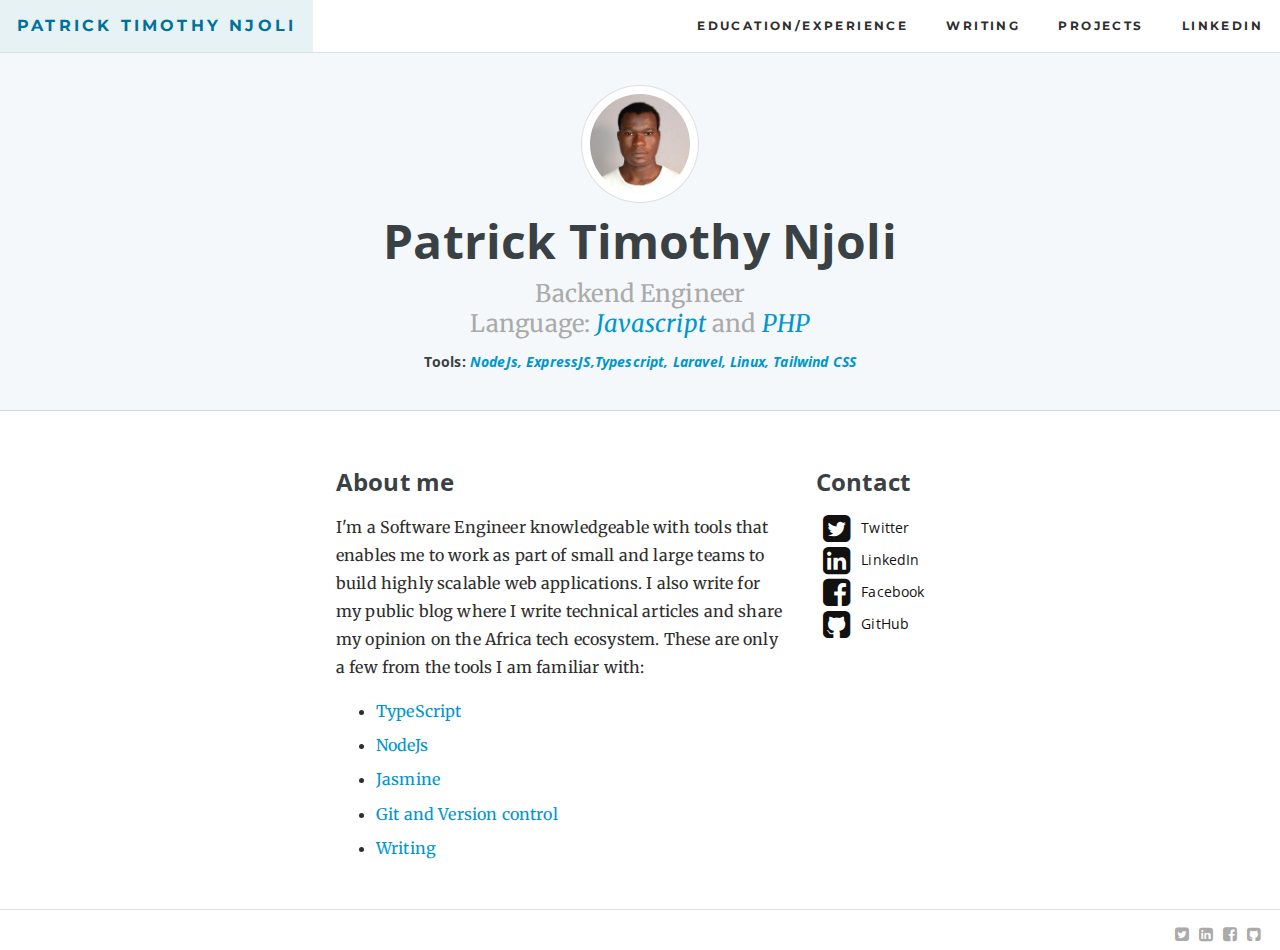
<file: index.html>
<!DOCTYPE html>
<html class="no-js" lang="en">
<meta http-equiv="content-type" content="text/html;charset=utf-8" />

<head>
  <meta charset="utf-8" />
  <meta http-equiv="X-UA-Compatible" content="IE=edge,chrome=1" />
  <title>Patrick Timothy Njoli: Home</title>
  <meta name="description" content='The home page of Patrick Timothy Njoli, passionate about softwares engineering.' />
  <meta name="viewport" content="width=device-width, initial-scale=1" />
  <meta name="twitter:card" content="summary" />
  <meta name="twitter:site" content="@_njoli" />
  <meta name="twitter:title" content="Patrick Timothy Njoli: Home Page" />
  <meta name="twitter:url" content="index.html" />
  <meta name="twitter:description"
    content='The home page of Patrick Timothy Njoli, passionate about softwares engineering.' />
  <meta name="twitter:image" content="assets/img/profile-photos/njoli-patrick.jpeg" />
  <meta property="og:title" content="Patrick Timothy Njoli: Home Page" />
  <meta property="og:url" content="index.html" />
  <meta property="og:site_name" content="Patrick Timothy Njoli" />
  <meta property="article:author" content="https://www.facebook.com/maronation" />
  <meta property="og:description"
    content='The home page of Patrick Timothy Njoli, passionate about softwares engineering.' />
  <meta property="og:image" content="assets/img/profile-photos/njoli-patrick.jpeg" />
  <link rel="canonical" href="index.html" />
  <link rel="alternate" type="application/rss+xml" title="Patrick Timothy Njoli" href="feed.xml" />
  <link rel="apple-touch-icon" sizes="57x57" href="assets/img/icons/favicon/apple-icon-57x57.png" />
  <link rel="apple-touch-icon" sizes="60x60" href="assets/img/icons/favicon/apple-icon-60x60.png" />
  <link rel="apple-touch-icon" sizes="72x72" href="assets/img/icons/favicon/apple-icon-72x72.png" />
  <link rel="apple-touch-icon" sizes="76x76" href="assets/img/icons/favicon/apple-icon-76x76.png" />
  <link rel="apple-touch-icon" sizes="114x114" href="assets/img/icons/favicon/apple-icon-114x114.png" />
  <link rel="apple-touch-icon" sizes="120x120" href="assets/img/icons/favicon/apple-icon-120x120.png" />
  <link rel="apple-touch-icon" sizes="144x144" href="assets/img/icons/favicon/apple-icon-144x144.png" />
  <link rel="apple-touch-icon" sizes="152x152" href="assets/img/icons/favicon/apple-icon-152x152.png" />
  <link rel="apple-touch-icon" sizes="180x180" href="assets/img/icons/favicon/apple-icon-180x180.png" />
  <link rel="icon" type="image/png" sizes="192x192" href="assets/img/icons/favicon/android-icon-192x192.png" />
  <link rel="icon" type="image/png" sizes="32x32" href="assets/img/icons/favicon/favicon-32x32.png" />
  <link rel="icon" type="image/png" sizes="96x96" href="assets/img/icons/favicon/favicon-96x96.png" />
  <link rel="icon" type="image/png" sizes="16x16" href="assets/img/icons/favicon/favicon-16x16.png" />
  <link rel="manifest" href="assets/img/icons/favicon/manifest.json" />
  <meta name="msapplication-TileColor" content="#ffffff" />
  <meta name="msapplication-TileImage" content="assets/img/icons/favicon/ms-icon-144x144.png" />
  <meta name="theme-color" content="#ffffff" />
  <link rel="stylesheet" type="text/css"
    href="http://fonts.googleapis.com/css?family=Merriweather:300,700,700italic,300italic|Open+Sans:700,400|Montserrat:400,700" />
  <link rel="stylesheet" type="text/css" href="assets/css/main.css" />
</head>

<body>
  <nav class="clearfix border-bottom border-light-gray">
    <div class="left">
      <a href="index.html" class="button py2 button-transparent nav-button caps">Patrick Timothy Njoli</a>
    </div>
    <ul class="right list-reset m0 nav-collapse">
      <li class="inline-block m0">
        <a href="background/index.html"
          class="button button-transparent py2 h6 nav-button caps">Education/Experience</a>
      </li>
      <li class="inline-block m0">
        <a href="writing/index.html" class="button button-transparent py2 h6 nav-button caps">Writing</a>
      </li>
      <li class="inline-block m0">
        <a href="projects/index.html" class="button button-transparent py2 h6 nav-button caps">projects</a>
      </li>
      <li class="inline-block m0">
        <a href="https://www.linkedin.com/in/ogmaro/"
          class="button button-transparent py2 h6 nav-button caps">Linkedin</a>
      </li>
    </ul>
  </nav>
  <header class="bg-splash-gray px3 py3 border-bottom border-light-gray">
    <div class="center">
      <a href="#">
        <img data-src="/assets/img/profile-photos/njoli-patrick.jpeg" alt="Patrick Timothy Njoli"
          class="lazyload border bg-white p1 border-light-gray circle square-100" />
      </a>
      <div class="clearfix">
        <a href="index.html">
          <h1 class="page-title mt0 mb1">Patrick Timothy Njoli</h1>
        </a>
      </div>
      <h3 class="page-description body-font gray mt0 h3 regular">
        Backend Engineer
        <br />
        Language:
        <em><a href="https://developer.mozilla.org/en-US/docs/Web/JavaScript" target="_blank">Javascript</a></em>
        and
        <em><a href="https://developer.mozilla.org/en-US/docs/Glossary/PHP" target="_blank">PHP</a></em>
      </h3>
      <h5>
        Tools:
        <em><a href="https://nodejs.org/en/docs/" target="_blank">NodeJs,</a></em>
        <em><a href="https://expressjs.com/en/starter/installing.html" target="_blank">ExpressJS,</a></em><em><a
            href="https://www.typescriptlang.org/docs/" target="_blank">Typescript,</a></em>
        <em><a href="https://laravel.com/docs/9.x" target="_blank">Laravel,</a></em>
        <em><a href="https://www.linux.org/" target="_blank">Linux,</a></em>
        <em><a href="https://tailwindcss.com/" target="_blank">Tailwind CSS</a></em>
      </h5>
    </div>
  </header>
  <main class="container block p3">
    <div class="clearfix mxn2">
      <div class="col sm-col-9 px2">
        <h3 class="mb2">About me</h3>
        <p>
         I'm a Software Engineer knowledgeable with tools that enables me to work as part of small and large teams to build highly scalable web applications. I also write for my public blog where I write technical articles and share my opinion on the Africa tech ecosystem. These are only a few from the tools I am familiar
          with:
        <ul>
          <li><a href="https://www.typescriptlang.org/docs/">TypeScript</a></li>
          <li><a href="https://nodejs.org/en/docs/">NodeJs</a></li>
          <li><a href="https://jasmine.github.io/">Jasmine</a></li>
          <li><a href="https://github.com/ogmaro">Git and Version control</a></li>
          <li> <a href="https://hashnode.com/@ogmaro">Writing</a></li>
        </ul>

        </p>
      </div>
      <div class="col sm-col-3 px2">
        <h3 class="mb2">Contact</h3>
        <div class="clearfix">
          <a href="https://twitter.com/_njoli" target="_blank" class="col dark-gray width-120">
            <i class="fa fa-fw fa-2x fa-twitter-square valign-middle"></i>
            <span class="h5 header-font">Twitter</span>
          </a>
          <a href="https://www.linkedin.com/in/ogmaro" target="_blank" class="col dark-gray width-120">
            <i class="fa fa-fw fa-2x fa-linkedin-square valign-middle"></i>
            <span class="h5 header-font">LinkedIn</span>
          </a>
          <a href="https://www.facebook.com/maronation" target="_blank" class="col dark-gray width-120">
            <i class="fa fa-fw fa-2x fa-facebook-square valign-middle"></i>
            <span class="h5 header-font">Facebook</span>
          </a>

          <a href="https://github.com/ogmaro/" target="_blank" class="col dark-gray width-120">
            <i class="fa fa-fw fa-2x fa-github-square valign-middle"></i>
            <span class="h5 header-font">GitHub</span>
          </a>

        </div>
      </div>
    </div>
  </main>
  <footer class="sticky-footer border-top border-light-gray gray h6">

    <div class="sm-col-right px2">
      <a href="https://twitter.com/_njoli" target="_blank" class="gray hint--top" data-hint="Twitter">
        <i class="fa fa-fw fa-lg fa-twitter-square"></i>
      </a>
      <a href="https://www.linkedin.com/in/ogmaro" target="_blank" class="gray hint--top" data-hint="LinkedIn">
        <i class="fa fa-fw fa-lg fa-linkedin-square"></i>
      </a>
      <a href="https://www.facebook.com/maronation" target="_blank" class="gray hint--top" data-hint="Facebook">
        <i class="fa fa-fw fa-lg fa-facebook-square"></i>
      </a>
      <a href="https://github.com/ogmaro" target="_blank" class="gray hint--top" data-hint="GitHub">
        <i class="fa fa-fw fa-lg fa-github-square"></i>
      </a>

    </div>
  </footer>

  <script type="text/javascript" src="assets/js/main.js"></script>
  <script type="text/javascript">
    (function (i, s, o, g, r, a, m) {
      i["GoogleAnalyticsObject"] = r;
      (i[r] =
        i[r] ||
        function () {
          (i[r].q = i[r].q || []).push(arguments);
        }),
        (i[r].l = 1 * new Date());
      (a = s.createElement(o)), (m = s.getElementsByTagName(o)[0]);
      a.async = 1;
      a.src = g;
      m.parentNode.insertBefore(a, m);
    })(
      window,
      document,
      "script",
      "http://www.google-analytics.com/analytics.js",
      "ga"
    );

    ga("create", "UA-3107613-2", "auto");
    ga("send", "pageview");
  </script>
</body>

</html>
</file>
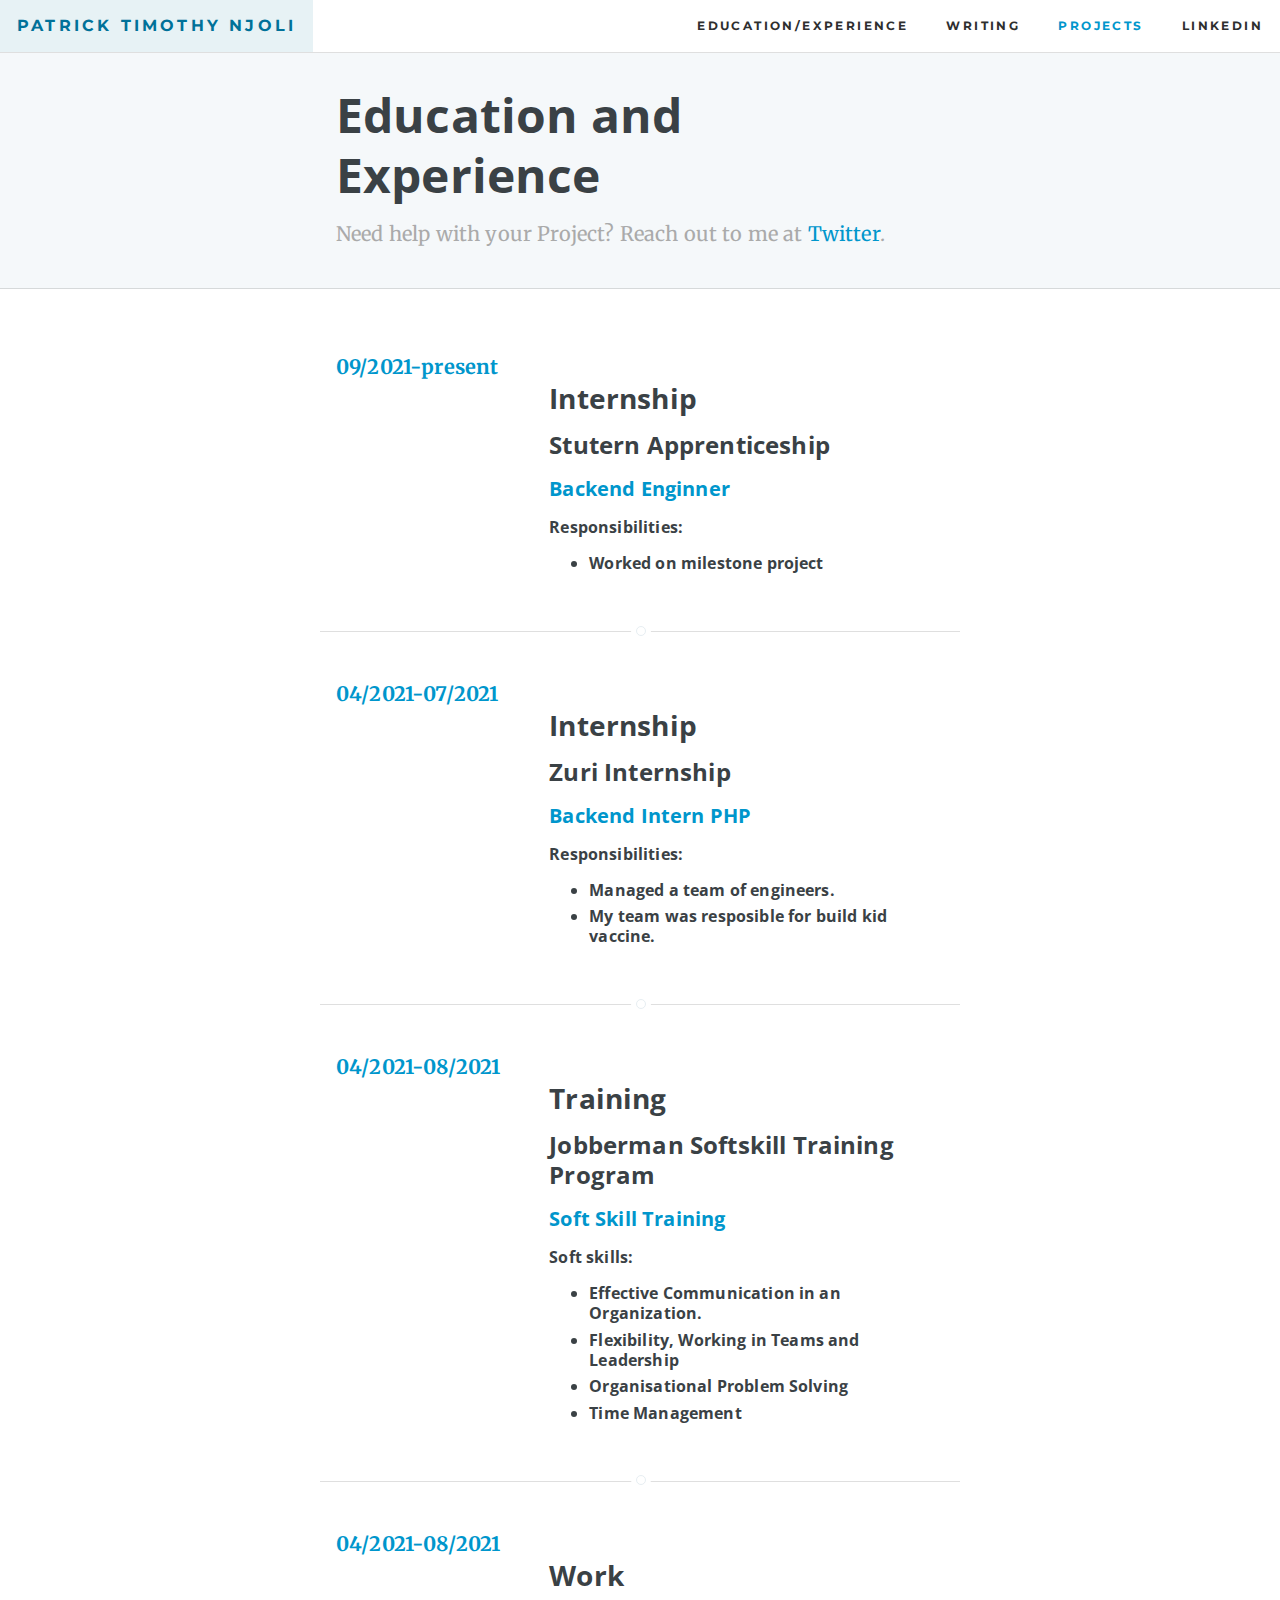
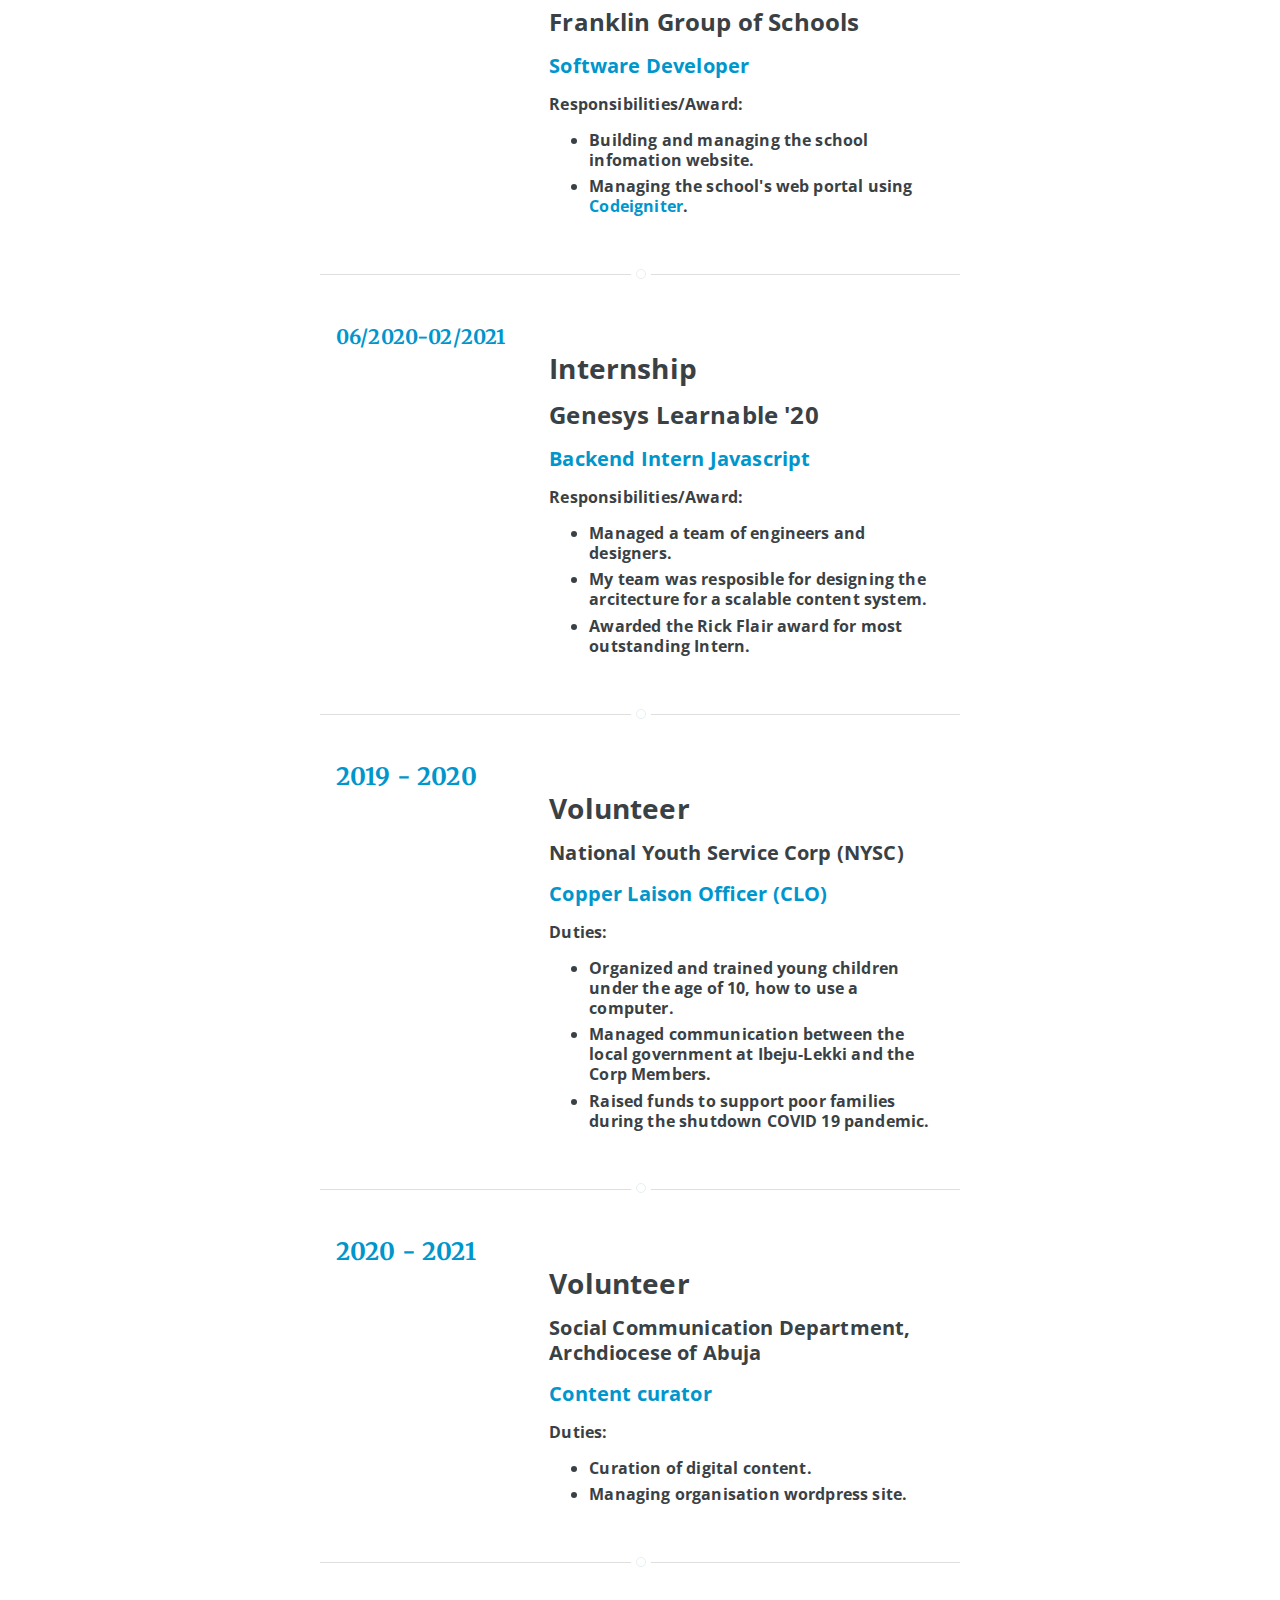
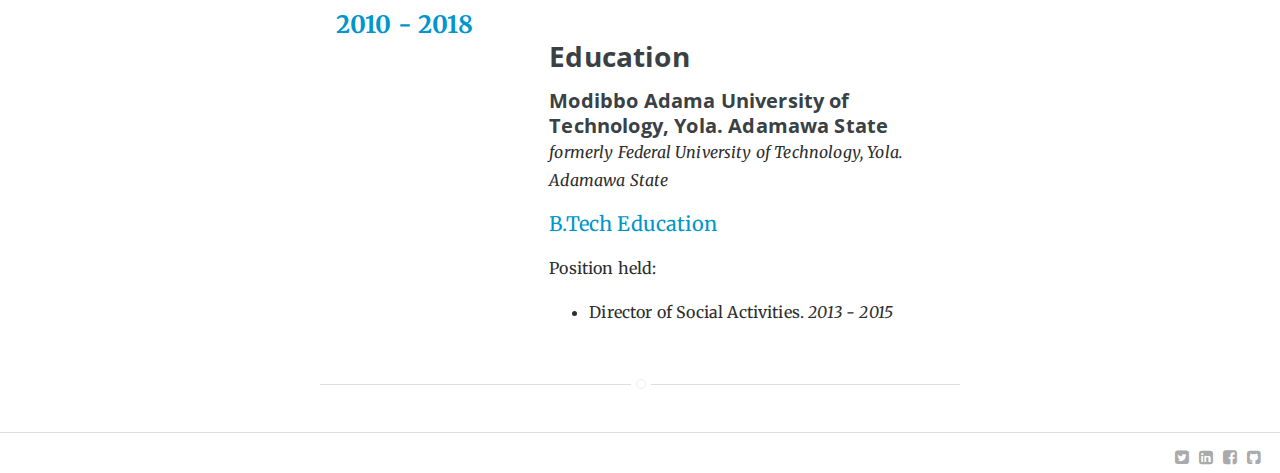
<file: background/index.html>
<!DOCTYPE html>

<html class="no-js" lang="en">

<meta http-equiv="content-type" content="text/html;charset=utf-8" />

<head>
  <meta charset="utf-8" />
  <meta http-equiv="X-UA-Compatible" content="IE=edge,chrome=1" />
  <title>Patrick Timothy Njoli: Projects</title>
  <meta name="description" content='The home page of Patrick Timothy Njoli, passionate about softwares engineering.' />
  <meta name="viewport" content="width=device-width, initial-scale=1" />
  <meta name="twitter:card" content="summary" />
  <meta name="twitter:site" content="@_njoli" />
  <meta name="twitter:title" content="Patrick Timothy Njoli: Projects" />
  <meta name="twitter:url" content="index.html" />
  <meta name="twitter:description"
    content='The home page of Patrick Timothy Njoli, passionate about softwares engineering.' />
  <meta name="twitter:image" content="../assets/img/profile-photos/njoli-patrick.jpg" />
  <meta property="og:title" content="Patrick Timothy Njoli: Projects" />
  <meta property="og:url" content="index.html" />
  <meta property="og:site_name" content="Patrick Timothy Njoli" />
  <meta property="article:author" content="https://www.facebook.com/maronation" />
  <meta property="og:description"
    content='The home page of Patrick Timothy Njoli, passionate about softwares engineering.' />
  <meta property="og:image" content="../assets/img/profile-photos/njoli-patrick.jpg" />
  <link rel="canonical" href="index.html" />
  <link rel="alternate" type="application/rss+xml" title="Patrick Timothy Njoli" href="../feed.xml" />
  <link rel="icon" type="image/png" sizes="192x192" href="../assets/img/icons/favicon/android-icon-192x192.png" />
  <link rel="icon" type="image/png" sizes="32x32" href="../assets/img/icons/favicon/favicon-32x32.png" />
  <link rel="icon" type="image/png" sizes="96x96" href="../assets/img/icons/favicon/favicon-96x96.png" />
  <link rel="icon" type="image/png" sizes="16x16" href="../assets/img/icons/favicon/favicon-16x16.png" />
  <link rel="manifest" href="../assets/img/icons/favicon/manifest.json" />
  <meta name="msapplication-TileColor" content="#ffffff" />
  <meta name="msapplication-TileImage" content="../assets/img/icons/favicon/ms-icon-144x144.png" />
  <meta name="theme-color" content="#ffffff" />
  <link rel="stylesheet" type="text/css"
    href="http://fonts.googleapis.com/css?family=Merriweather:300,700,700italic,300italic|Open+Sans:700,400|Montserrat:400,700" />
  <link rel="stylesheet" type="text/css" href="../assets/css/main.css" />
</head>

<body>
  <nav class="clearfix border-bottom border-light-gray">
    <div class="left">
      <a href="../index.html" class="button py2 button-transparent nav-button caps">Patrick Timothy Njoli</a>
    </div>
    <ul class="right list-reset m0 nav-collapse">
      <li class="inline-block m0">
        <a href="index.html" class="button button-transparent py2 h6 nav-button caps">Education/Experience</a>
      </li>
      <li class="inline-block m0">
        <a href="../writing/index.html" class="button button-transparent py2 h6 nav-button caps">Writing</a>
      </li>
      <li class="inline-block m0">
        <a href="../projects/index.html"
          class="button button-transparent py2 h6 nav-button caps link-color">projects</a>
      </li>
      <li class="inline-block m0">
        <a href="https://www.linkedin.com/in/ogmaro/"
          class="button button-transparent py2 h6 nav-button caps">Linkedin</a>
      </li>
    </ul>
  </nav>
  <header class="bg-splash-gray px3 py3 border-bottom border-light-gray">
    <div class="container">
      <div class="clearfix">
        <a href="index.html">
          <h1 class="page-title mt0 mb1">Education and Experience</h1>
        </a>
      </div>
      <h4 class="page-description body-font gray mt1 regular">
        Need help with your Project? Reach out to me at
        <a href="https://twitter.com/_njoli" target="_blank">Twitter</a>.
      </h4>
    </div>
  </header>
  <main class="container block p3">
    <div class="mxn2 clearfix mb2 py3 border-bottom border-light-gray circle-line">
      <div class="col sm-col-4 px2 mb2">
        <a href="#" class="block h4 mb2" target="_blank">
          <strong>09/2021-present</strong>
        </a>
      </div>
      <div class="col sm-col-8 px2">
        <h2>Internship</h2>
        <h4 class="mt0 h3 mb0">Stutern Apprenticeship</p>
          </a>
          <a href="#" target="_blank" class="block h4 mb2">Backend Enginner</a>
          <p class="left-align">
            Responsibilities:
          <ul>
            <li>Worked on milestone project</li>
          </ul>
          </p>
      </div>
    </div>
    <div class="mxn2 clearfix mb2 py3 border-bottom border-light-gray circle-line">
      <div class="col sm-col-4 px2 mb2">
        <a href="#" class="block h4 mb2" target="_blank">
          <strong>04/2021-07/2021</strong>
        </a>
      </div>
      <div class="col sm-col-8 px2">
        <h2>Internship</h2>
        <h4 class="mt0 h3 mb0">Zuri Internship </p>
          </a>
          <a href="#" target="_blank" class="block h4 mb2">Backend Intern PHP</a>
          <p class="left-align">
            Responsibilities:
          <ul>
            <li>Managed a team of engineers.</li>
            <li>My team was resposible for build kid vaccine.</li>
          </ul>
          </p>
      </div>
    </div>
    <div class="mxn2 clearfix mb2 py3 border-bottom border-light-gray circle-line">
      <div class="col sm-col-4 px2 mb2">
        <a href="#" class="block h4 mb2" target="_blank">
          <strong>04/2021-08/2021</strong>
        </a>
      </div>
      <div class="col sm-col-8 px2">
        <h2>Training</h2>
        <h4 class="mt0 h3 mb0">Jobberman Softskill Training Program </p>
          </a>
          <a href="#" target="_blank" class="block h4 mb2">Soft Skill Training</a>
          <p class="left-align">
            Soft skills:
          <ul>
            <li>Effective Communication in an Organization.</li>
            <li>Flexibility, Working in Teams and Leadership</li>
            <li>Organisational Problem Solving</li>
            <li>Time Management</li>
          </ul>
          </p>
      </div>
    </div>
    <div class="mxn2 clearfix mb2 py3 border-bottom border-light-gray circle-line">
      <div class="col sm-col-4 px2 mb2">
        <a href="#" class="block h4 mb2" target="_blank">
          <strong>04/2021-08/2021</strong>
        </a>
      </div>
      <div class="col sm-col-8 px2">
        <h2>Work</h2>
        <h4 class="mt0 h3 mb0">Franklin Group of Schools </p>
          </a>
          <a href="#" target="_blank" class="block h4 mb2">Software Developer</a>
          <p class="left-align">
            Responsibilities/Award:
          <ul>
            <li>Building and managing the school infomation website.</li>
            <li> Managing the school's web portal using <a href="https://codeigniter.com/">Codeigniter</a>.</li>
          </ul>
          </p>
      </div>
    </div>
    <div class="mxn2 clearfix mb2 py3 border-bottom border-light-gray circle-line">
      <div class="col sm-col-4 px2 mb2">
        <a href="#" class="block h4 mb2" target="_blank">
          <strong>06/2020-02/2021</strong>
        </a>
      </div>
      <div class="col sm-col-8 px2">
        <h2>Internship</h2>
        <h4 class="mt0 h3 mb0">Genesys Learnable '20 </p>
          </a>
          <a href="#" target="_blank" class="block h4 mb2">Backend Intern Javascript</a>
          <p class="left-align">
            Responsibilities/Award:
          <ul>
            <li>Managed a team of engineers and designers.</li>
            <li>My team was resposible for designing the arcitecture for a scalable content system.</li>
            <li>Awarded the Rick Flair award for most outstanding Intern.</li>
          </ul>
          </p>
      </div>
    </div>
    <div class="mxn2 clearfix mb2 py3 border-bottom border-light-gray circle-line">
      <div class="col sm-col-4 px2 mb2">
        <a href="#" class="block h3 mb2" target="_blank">
          <strong>2019 - 2020</strong>
        </a>
      </div>
      <div class="col sm-col-8 px2">
        <h2>Volunteer</h2>
        <h4 class="mt0 mb0">National Youth Service Corp (NYSC) </p>
          </a>
          <a href="#" target="_blank" class="block h4 mb2">Copper Laison Officer (CLO)</a>
          <p class="left-align">
            Duties:
          <ul>
            <li>Organized and trained young children under the age of 10, how to use a computer.</li>
            <li>Managed communication between the local government at Ibeju-Lekki and the Corp Members.</li>
            <li>Raised funds to support poor families during the shutdown COVID 19 pandemic.</li>
          </ul>
          </p>
      </div>
    </div>
    <div class="mxn2 clearfix mb2 py3 border-bottom border-light-gray circle-line">
      <div class="col sm-col-4 px2 mb2">
        <a href="#" class="block h3 mb2" target="_blank">
          <strong>2020 - 2021</strong>
        </a>
      </div>
      <div class="col sm-col-8 px2">
        <h2>Volunteer</h2>
        <h4 class="mt0 mb0">Social Communication Department, Archdiocese of Abuja </p>
          </a>
          <a href="#" target="_blank" class="block h4 mb2">Content curator</a>
          <p class="left-align">
            Duties:
          <ul>
            <li>Curation of digital content.</li>
            <li>Managing organisation wordpress site. </li>
          </ul>
          </p>
      </div>
    </div>
    <div class="mxn2 clearfix mb2 py3 border-bottom border-light-gray circle-line">
      <div class="col sm-col-4 px2 mb2">
        <a href="#" class="block h3 mb2" target="_blank">
          <strong>2010 - 2018</strong>
        </a>
      </div>
      <div class="col sm-col-8 px2">
        <h2>Education</h2>
        <h4 class="mt0 mb0"> Modibbo Adama University of Technology, Yola. Adamawa State</h4>
        <p><em>formerly Federal University of Technology, Yola. Adamawa State</em> </p>
        <a href="#" target="_blank" class="block h4 mb2">B.Tech Education</a>
        <p class="left-align">
          Position held:
        <ul>
          <li>Director of Social Activities. <em>2013 - 2015</em></li>
        </ul>
        </p>
      </div>
    </div>
  </main>
  <footer class="sticky-footer border-top border-light-gray gray h6">

    <div class="sm-col-right px2">
      <a href="https://twitter.com/_njoli" target="_blank" class="gray hint--top" data-hint="Twitter">
        <i class="fa fa-fw fa-lg fa-twitter-square"></i>
      </a>
      <a href="https://www.linkedin.com/in/ogmaro" target="_blank" class="gray hint--top" data-hint="LinkedIn">
        <i class="fa fa-fw fa-lg fa-linkedin-square"></i>
      </a>
      <a href="https://www.facebook.com/maronation" target="_blank" class="gray hint--top" data-hint="Facebook">
        <i class="fa fa-fw fa-lg fa-facebook-square"></i>
      </a>

      <a href="https://github.com/ogmaro/" target="_blank" class="gray hint--top" data-hint="GitHub">
        <i class="fa fa-fw fa-lg fa-github-square"></i>
      </a>
    </div>
  </footer>

  <script type="text/javascript" src="../assets/js/main.js"></script>
  <script type="text/javascript">
    (function (i, s, o, g, r, a, m) {
      i["GoogleAnalyticsObject"] = r;
      (i[r] =
        i[r] ||
        function () {
          (i[r].q = i[r].q || []).push(arguments);
        }),
        (i[r].l = 1 * new Date());
      (a = s.createElement(o)), (m = s.getElementsByTagName(o)[0]);
      a.async = 1;
      a.src = g;
      m.parentNode.insertBefore(a, m);
    })(
      window,
      document,
      "script",
      "http://www.google-analytics.com/analytics.js",
      "ga"
    );

    ga("create", "UA-3107613-2", "auto");
    ga("send", "pageview");
  </script>
</body>

</html>
</file>
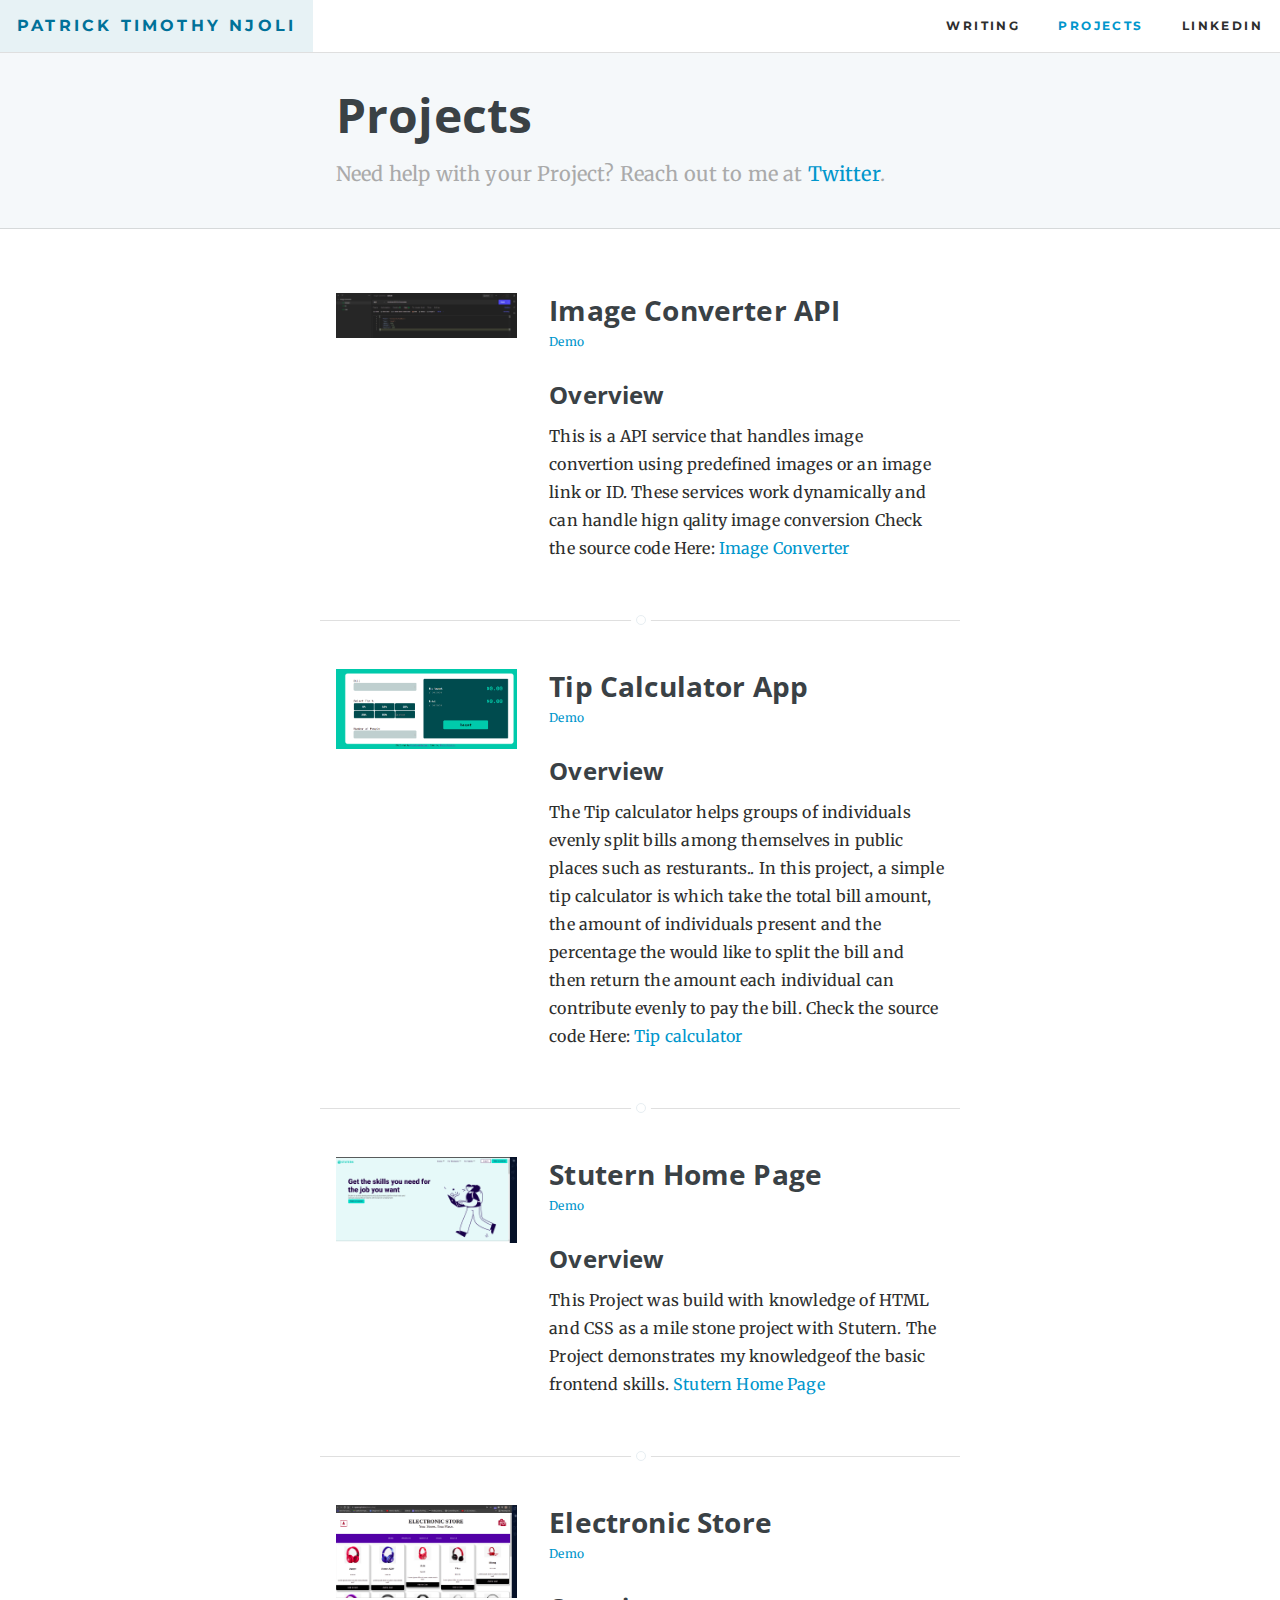
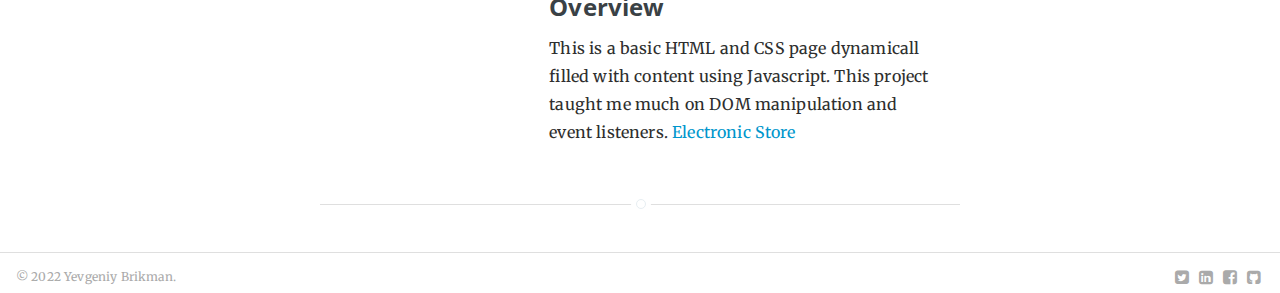
<file: projects/index.html>
<!DOCTYPE html>
<!--[if lt IE 7]>      <html class="no-js lt-ie9 lt-ie8 lt-ie7" lang=""> <![endif]-->
<!--[if IE 7]>         <html class="no-js lt-ie9 lt-ie8" lang=""> <![endif]-->
<!--[if IE 8]>         <html class="no-js lt-ie9" lang=""> <![endif]-->
<!--[if gt IE 8]><!-->
<html class="no-js" lang="en">
<!--<![endif]-->

<!-- Mirrored from www.ybrikman.com/projects/ by HTTrack Website Copier/3.x [XR&CO'2014], Mon, 07 Mar 2022 22:44:03 GMT -->
<!-- Added by HTTrack -->
<meta http-equiv="content-type" content="text/html;charset=utf-8" /><!-- /Added by HTTrack -->

<head>
  <meta charset="utf-8" />
  <meta http-equiv="X-UA-Compatible" content="IE=edge,chrome=1" />
  <title>Patrick Timothy Njoli: Projects</title>
  <meta name="description" content='The home page of Patrick Timothy Njoli, passionate about softwares engineering.' />
  <meta name="viewport" content="width=device-width, initial-scale=1" />
  <meta name="twitter:card" content="summary" />
  <meta name="twitter:site" content="@brikis98" />
  <meta name="twitter:title" content="Patrick Timothy Njoli: Projects" />
  <meta name="twitter:url" content="index.html" />
  <meta name="twitter:description" content='The home page of Patrick Timothy Njoli, passionate about softwares engineering.' />
  <meta name="twitter:image" content="../assets/img/profile-photos/njoli-patrick.jpg" />
  <meta property="og:title" content="Patrick Timothy Njoli: Projects" />
  <meta property="og:url" content="index.html" />
  <meta property="og:site_name" content="Patrick Timothy Njoli" />
  <meta property="article:author" content="https://www.facebook.com/brikis98" />
  <meta property="og:description" content='The home page of Patrick Timothy Njoli, passionate about softwares engineering.' />
  <meta property="og:image" content="../assets/img/profile-photos/njoli-patrick.jpg" />
  <link rel="canonical" href="index.html" />
  <link rel="alternate" type="application/rss+xml" title="Patrick Timothy Njoli" href="../feed.xml" />
  <link rel="apple-touch-icon" sizes="57x57" href="../assets/img/icons/favicon/apple-icon-57x57.png" />
  <link rel="apple-touch-icon" sizes="60x60" href="../assets/img/icons/favicon/apple-icon-60x60.png" />
  <link rel="apple-touch-icon" sizes="72x72" href="../assets/img/icons/favicon/apple-icon-72x72.png" />
  <link rel="apple-touch-icon" sizes="76x76" href="../assets/img/icons/favicon/apple-icon-76x76.png" />
  <link rel="apple-touch-icon" sizes="114x114" href="../assets/img/icons/favicon/apple-icon-114x114.png" />
  <link rel="apple-touch-icon" sizes="120x120" href="../assets/img/icons/favicon/apple-icon-120x120.png" />
  <link rel="apple-touch-icon" sizes="144x144" href="../assets/img/icons/favicon/apple-icon-144x144.png" />
  <link rel="apple-touch-icon" sizes="152x152" href="../assets/img/icons/favicon/apple-icon-152x152.png" />
  <link rel="apple-touch-icon" sizes="180x180" href="../assets/img/icons/favicon/apple-icon-180x180.png" />
  <link rel="icon" type="image/png" sizes="192x192" href="../assets/img/icons/favicon/android-icon-192x192.png" />
  <link rel="icon" type="image/png" sizes="32x32" href="../assets/img/icons/favicon/favicon-32x32.png" />
  <link rel="icon" type="image/png" sizes="96x96" href="../assets/img/icons/favicon/favicon-96x96.png" />
  <link rel="icon" type="image/png" sizes="16x16" href="../assets/img/icons/favicon/favicon-16x16.png" />
  <link rel="manifest" href="../assets/img/icons/favicon/manifest.json" />
  <meta name="msapplication-TileColor" content="#ffffff" />
  <meta name="msapplication-TileImage" content="../assets/img/icons/favicon/ms-icon-144x144.png" />
  <meta name="theme-color" content="#ffffff" />
  <link rel="stylesheet" type="text/css"
    href="http://fonts.googleapis.com/css?family=Merriweather:300,700,700italic,300italic|Open+Sans:700,400|Montserrat:400,700" />
  <link rel="stylesheet" type="text/css" href="../assets/css/main.css" />
</head>

<body>
  <nav class="clearfix border-bottom border-light-gray">
    <div class="left">
      <a href="../index.html" class="button py2 button-transparent nav-button caps">Patrick Timothy Njoli</a>
    </div>
    <ul class="right list-reset m0 nav-collapse">
      <li class="inline-block m0">
        <a href="../writing/index.html" class="button button-transparent py2 h6 nav-button caps">writing</a>
      </li>
      <li class="inline-block m0">
        <a href="index.html" class="button button-transparent py2 h6 nav-button caps link-color">projects</a>
      </li>
      <li class="inline-block m0">
        <a href="https://www.linkedin.com/in/ogmaro/"
          class="button button-transparent py2 h6 nav-button caps">Linkedin</a>
      </li>
    </ul>
  </nav>
  <header class="bg-splash-gray px3 py3 border-bottom border-light-gray">
    <div class="container">
      <div class="clearfix">
        <a href="index.html">
          <h1 class="page-title mt0 mb1">Projects</h1>
        </a>
      </div>
      <h4 class="page-description body-font gray mt1 regular">
        Need help with your Project? Reach out to me at
        <a href="https://twitter.com/_njoli" target="_blank">Twitter</a>.
      </h4>
    </div>
  </header>
  <main class="container block p3">
    <div class="mxn2 clearfix mb2 py3 border-bottom border-light-gray circle-line">
      <div class="col sm-col-4 px2 mb2">
        <a href="https://github.com/ogmaro/image-processing-api-starter" target="_blank">
          <img data-src="/assets/img/projects/img-converter.png" alt="Image Converter API" class="lazyload" />
        </a>
      </div>
      <div class="col sm-col-8 px2">
        <a href="https://github.com/ogmaro/image-processing-api-starter" target="_blank" name="gruntwork">
          <h2 class="mt0 mb0">Image Converter API</h2>
        </a>
        <a href="https://github.com/ogmaro/image-processing-api-starter" target="_blank" class="block h6 mb2">Demo</a>
        <p class="left-align">
        <h3>Overview</h3>
        This is a API service that handles image convertion using predefined images or an image link or
        ID. These services work dynamically and can handle hign qality image conversion Check the source
        code Here:
        <a href="https://github.com/ogmaro/image-processing-api-starter">Image Converter</a>
        </p>
      </div>
    </div>
    <div class="mxn2 clearfix mb2 py3 border-bottom border-light-gray circle-line">
      <div class="col sm-col-4 px2 mb2">
        <a href="https://ogmaro.github.io/tip-calculator-app-main//" target="_blank">
          <img data-src="/assets/img/projects/tip-cal-app.png" alt="Tip Calculator" class="lazyload" />
        </a>
      </div>
      <div class="col sm-col-8 px2">
        <a href="https://ogmaro.github.io/tip-calculator-app-main/" target="_blank" name="gruntwork">
          <h2 class="mt0 mb0">Tip Calculator App</h2>
        </a>
        <a href="https://ogmaro.github.io/tip-calculator-app-main/" target="_blank" class="block h6 mb2">Demo</a>
        <p class="left-align">
        <h3>Overview</h3>
        The Tip calculator helps groups of individuals evenly split bills
        among themselves in public places such as resturants.. In this
        project, a simple tip calculator is which take the total bill
        amount, the amount of individuals present and the percentage the
        would like to split the bill and then return the amount each
        individual can contribute evenly to pay the bill. Check the source
        code Here:
        <a href="https://github.com/ogmaro/tip-calculator-app-main">Tip calculator</a>
        </p>
      </div>
    </div>
    <div class="mxn2 clearfix mb2 py3 border-bottom border-light-gray circle-line">
      <div class="col sm-col-4 px2 mb2">
        <a href="https://ogmaro.github.io/homepage/" target="_blank">
          <img data-src="/assets/img/projects/stutern.png" alt="Stutern" class="lazyload" />
        </a>
      </div>
      <div class="col sm-col-8 px2">
        <a href="https://ogmaro.github.io/homepage/" target="_blank" name="gruntwork">
          <h2 class="mt0 mb0">Stutern Home Page</h2>
        </a>
        <a href="https://ogmaro.github.io/homepage/" target="_blank" class="block h6 mb2">Demo</a>
        <p class="left-align">
        <h3>Overview</h3>
        This Project was build with knowledge of HTML and CSS as a mile stone project with Stutern. The Project
        demonstrates my knowledgeof the basic frontend skills.
        <a href="https://github.com/ogmaro/homepage">Stutern Home Page</a>
        </p>
      </div>
    </div>
    <div class="mxn2 clearfix mb2 py3 border-bottom border-light-gray circle-line">
      <div class="col sm-col-4 px2 mb2">
        <a href="https://github.com/ogmaro/demo_shop" target="_blank">
          <img data-src="/assets/img/projects/electronic.png" alt="Electronic Store" class="lazyload" />
        </a>
      </div>
      <div class="col sm-col-8 px2">
        <a href="https://ogmaro.github.io/demo_shop/" target="_blank" name="gruntwork">
          <h2 class="mt0 mb0"> Electronic Store</h2>
        </a>
        <a href="https://ogmaro.github.io/demo_shop/" target="_blank" class="block h6 mb2">Demo</a>
        <p class="left-align">
        <h3>Overview</h3>
        This is a basic HTML and CSS page dynamicall filled with content using Javascript. This project taught me much
        on DOM manipulation and event listeners.
        <a href="https://github.com/ogmaro/demo_shop">Electronic Store</a>
        </p>
      </div>
    </div>
  </main>
  <footer class="sticky-footer border-top border-light-gray gray h6">
    <div class="sm-col px2">&copy; 2022 Yevgeniy Brikman.</div>
    <div class="sm-col-right px2">
      <a href="https://twitter.com/_njoli" target="_blank" class="gray hint--top" data-hint="Twitter">
        <i class="fa fa-fw fa-lg fa-twitter-square"></i>
      </a>
      <a href="https://www.linkedin.com/in/ogmaro" target="_blank" class="gray hint--top" data-hint="LinkedIn">
        <i class="fa fa-fw fa-lg fa-linkedin-square"></i>
      </a>
      <a href="https://www.facebook.com/maronation" target="_blank" class="gray hint--top" data-hint="Facebook">
        <i class="fa fa-fw fa-lg fa-facebook-square"></i>
      </a>

      <a href="https://github.com/ogmaro/" target="_blank" class="gray hint--top" data-hint="GitHub">
        <i class="fa fa-fw fa-lg fa-github-square"></i>
      </a>
    </div>
  </footer>

  <script type="text/javascript" src="../assets/js/main.js"></script>
  <script type="text/javascript">
    (function (i, s, o, g, r, a, m) {
      i["GoogleAnalyticsObject"] = r;
      (i[r] =
        i[r] ||
        function () {
          (i[r].q = i[r].q || []).push(arguments);
        }),
        (i[r].l = 1 * new Date());
      (a = s.createElement(o)), (m = s.getElementsByTagName(o)[0]);
      a.async = 1;
      a.src = g;
      m.parentNode.insertBefore(a, m);
    })(
      window,
      document,
      "script",
      "http://www.google-analytics.com/analytics.js",
      "ga"
    );

    ga("create", "UA-3107613-2", "auto");
    ga("send", "pageview");
  </script>
</body>

<!-- Mirrored from www.ybrikman.com/projects/ by HTTrack Website Copier/3.x [XR&CO'2014], Mon, 07 Mar 2022 22:44:03 GMT -->

</html>
</file>
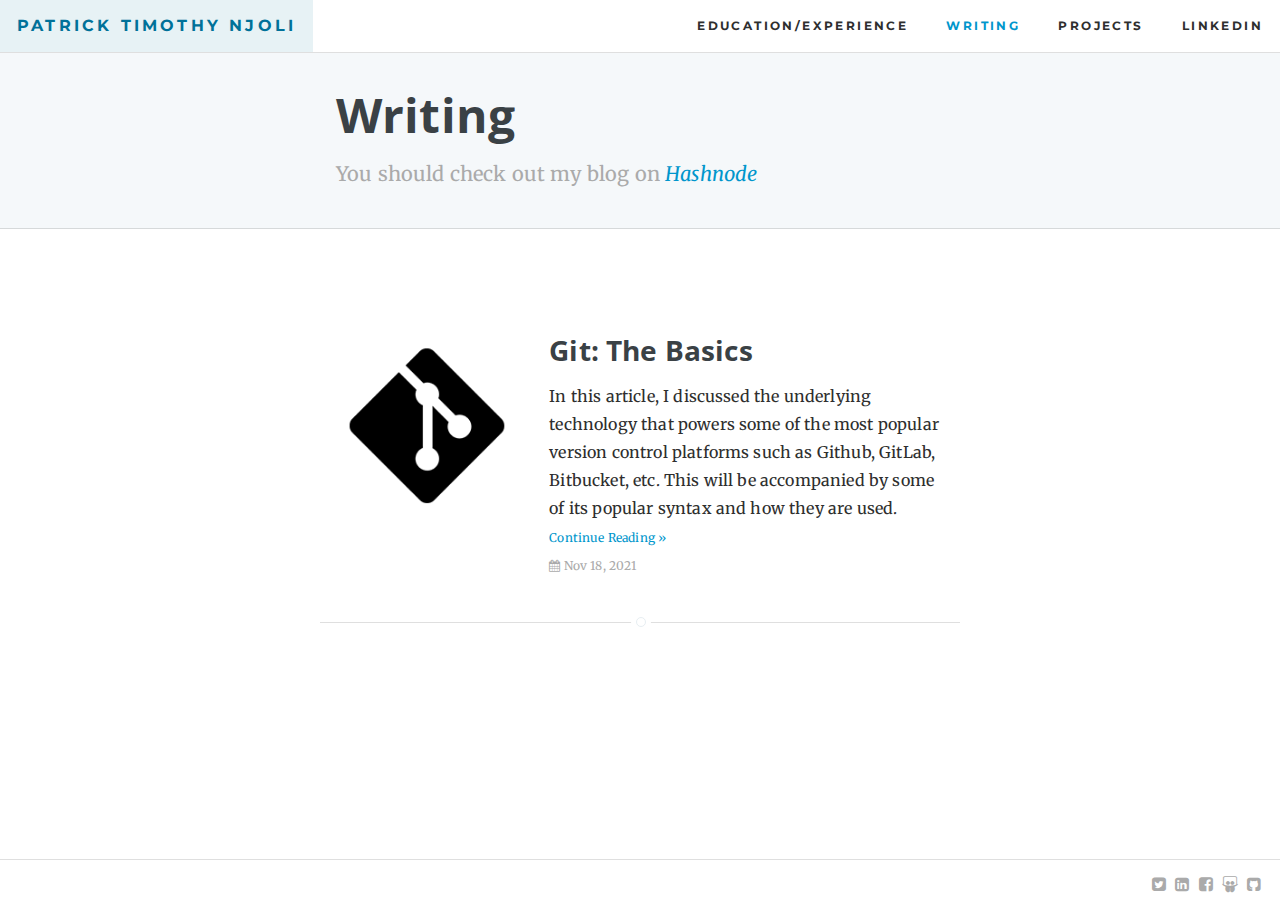
<file: writing/index.html>
<!DOCTYPE html>

<html class="no-js" lang="en">
<meta http-equiv="content-type" content="text/html;charset=utf-8" />

<head>
  <meta charset="utf-8" />
  <meta http-equiv="X-UA-Compatible" content="IE=edge,chrome=1" />
  <title>Patrick Timothy Njoli: Writing</title>
  <meta name="description" content="The home page of Patrick Timothy Njoli" />
  <meta name="viewport" content="width=device-width, initial-scale=1" />
  <meta name="twitter:card" content="summary" />
  <meta name="twitter:site" content="@_njoli" />
  <meta name="twitter:title" content="Patrick Timothy Njoli: Writing" />
  <meta name="twitter:url" content="index.html" />
  <meta name="twitter:description" content="The home page of Patrick Timothy Njoli" />
  <meta name="twitter:image" content="../assets/img/profile-photos/njoli-patrick.jpg" />
  <meta property="og:title" content="Patrick Timothy Njoli: Writing" />
  <meta property="og:url" content="index.html" />
  <meta property="og:site_name" content="Patrick Timothy Njoli" />
  <meta property="article:author" content="https://www.facebook.com/maronation" />
  <meta property="og:description"
    content="The home page of Patrick Timothy Njoli, passionate about softwares engineering." />
  <meta property="og:image" content="../assets/img/profile-photos/njoli-patrick.jpg" />
  <link rel="canonical" href="index.html" />
  <link rel="alternate" type="application/rss+xml" title="Patrick Timothy Njoli" />

  <link rel="icon" type="image/png" sizes="16x16" href="../assets/img/icons/favicon/favicon-16x16.png" />
  <link rel="manifest" href="../assets/img/icons/favicon/manifest.json" />
  <meta name="msapplication-TileColor" content="#ffffff" />
  <meta name="msapplication-TileImage" content="../assets/img/icons/favicon/ms-icon-144x144.png" />
  <meta name="theme-color" content="#ffffff" />
  <link rel="stylesheet" type="text/css"
    href="http://fonts.googleapis.com/css?family=Merriweather:300,700,700italic,300italic|Open+Sans:700,400|Montserrat:400,700" />
  <link rel="stylesheet" type="text/css" href="../assets/css/main.css" />
</head>

<body>
  <nav class="clearfix border-bottom border-light-gray">
    <div class="left">
      <a href="../index.html" class="button py2 button-transparent nav-button caps">Patrick Timothy Njoli</a>
    </div>
    <ul class="right list-reset m0 nav-collapse">
      <li class="inline-block m0">
        <a href="../background/index.html"
          class="button button-transparent py2 h6 nav-button caps">Education/Experience</a>
      </li>
      <li class="inline-block m0">
        <a href="index.html" class="button button-transparent py2 h6 nav-button caps link-color">writing</a>
      </li>
      <li class="inline-block m0">
        <a href="../projects/index.html" class="button button-transparent py2 h6 nav-button caps">projects</a>
      </li>
      <li class="inline-block m0">
        <a href="https://www.linkedin.com/in/ogmaro/"
          class="button button-transparent py2 h6 nav-button caps">Linkedin</a>
      </li>
    </ul>
  </nav>
  <header class="bg-splash-gray px3 py3 border-bottom border-light-gray">
    <div class="container">
      <div class="clearfix">
        <a href="index.html">
          <h1 class="page-title mt0 mb1">Writing</h1>
        </a>
      </div>
      <h4 class="page-description body-font gray mt1 regular">
        You should check out my blog on
        <i><a href="https://hashnode.com/@ogmaro" target="_blank">Hashnode</a></i>
      </h4>
    </div>
  </header>
  <main class="container block p3">
    <article class="mxn2 clearfix mt4 mb2 pb3 pt1 border-bottom border-light-gray circle-line">
      <div class="col sm-col-4 px2 mb2">
        <a href="2021/11/18/git:the-basic/index.html" class="header-color link-hover-color">
          <img data-src="../assets/img/blog/njoli-patrick/git.png" alt="Git: Just the Basic" class="lazyload" />
        </a>
      </div>
      <div class="col sm-col-8 px2">
        <a href="2021/11/18/git:the-basic/index.html">
          <h2 class="mt0">Git: The Basics</h2>
        </a>
        <p class="mb0 left-align">
          In this article, I discussed the underlying technology that powers
          some of the most popular version control platforms such as Github,
          GitLab, Bitbucket, etc. This will be accompanied by some of its
          popular syntax and how they are used.
        </p>
        <div>
          <a href="2021/11/18/git:the-basic/index.html" class="h6">Continue Reading &raquo;</a>
        </div>
        <div class="gray h6">
          <span class="mr1 nowrap">
            <i class="fa fa-calendar"></i>
            <time datetime="2021-11-18">Nov 18, 2021</time>
          </span>
        </div>
      </div>
    </article>
  </main>
  <footer class="sticky-footer border-top border-light-gray gray h6">

    <div class="sm-col-right px2">
      <a href="https://twitter.com/maronation" target="_blank" class="gray hint--top" data-hint="Twitter">
        <i class="fa fa-fw fa-lg fa-twitter-square"></i>
      </a>
      <a href="https://www.linkedin.com/in/jbrikman" target="_blank" class="gray hint--top" data-hint="LinkedIn">
        <i class="fa fa-fw fa-lg fa-linkedin-square"></i>
      </a>
      <a href="https://www.facebook.com/maronation" target="_blank" class="gray hint--top" data-hint="Facebook">
        <i class="fa fa-fw fa-lg fa-facebook-square"></i>
      </a>
      <a href="https://www.slideshare.net/maronation" target="_blank" class="gray hint--top" data-hint="SlideShare">
        <i class="fa fa-fw fa-lg fa-slideshare"></i>
      </a>
      <a href="https://github.com/maronation/" target="_blank" class="gray hint--top" data-hint="GitHub">
        <i class="fa fa-fw fa-lg fa-github-square"></i>
      </a>
    </div>
  </footer>

  <script type="text/javascript" src="../assets/js/main.js"></script>
  <script type="text/javascript">
    /* * * CONFIGURATION VARIABLES * * */
    var disqus_shortname = "ybrikman";
    var disqus_identifier = "";

    /* * * DON'T EDIT BELOW THIS LINE * * */
    (function () {
      var s = document.createElement("script");
      s.type = "text/javascript";
      s.async = true;
      s.src = "//" + disqus_shortname + ".disqus.com/count.js";
      (
        document.getElementsByTagName("HEAD")[0] ||
        document.getElementsByTagName("BODY")[0]
      ).appendChild(s);
    })();
  </script>
  <script type="text/javascript">
    (function (i, s, o, g, r, a, m) {
      i["GoogleAnalyticsObject"] = r;
      (i[r] =
        i[r] ||
        function () {
          (i[r].q = i[r].q || []).push(arguments);
        }),
        (i[r].l = 1 * new Date());
      (a = s.createElement(o)), (m = s.getElementsByTagName(o)[0]);
      a.async = 1;
      a.src = g;
      m.parentNode.insertBefore(a, m);
    })(
      window,
      document,
      "script",
      "http://www.google-analytics.com/analytics.js",
      "ga"
    );

    ga("create", "UA-3107613-2", "auto");
    ga("send", "pageview");
  </script>
</body>

</html>
</file>
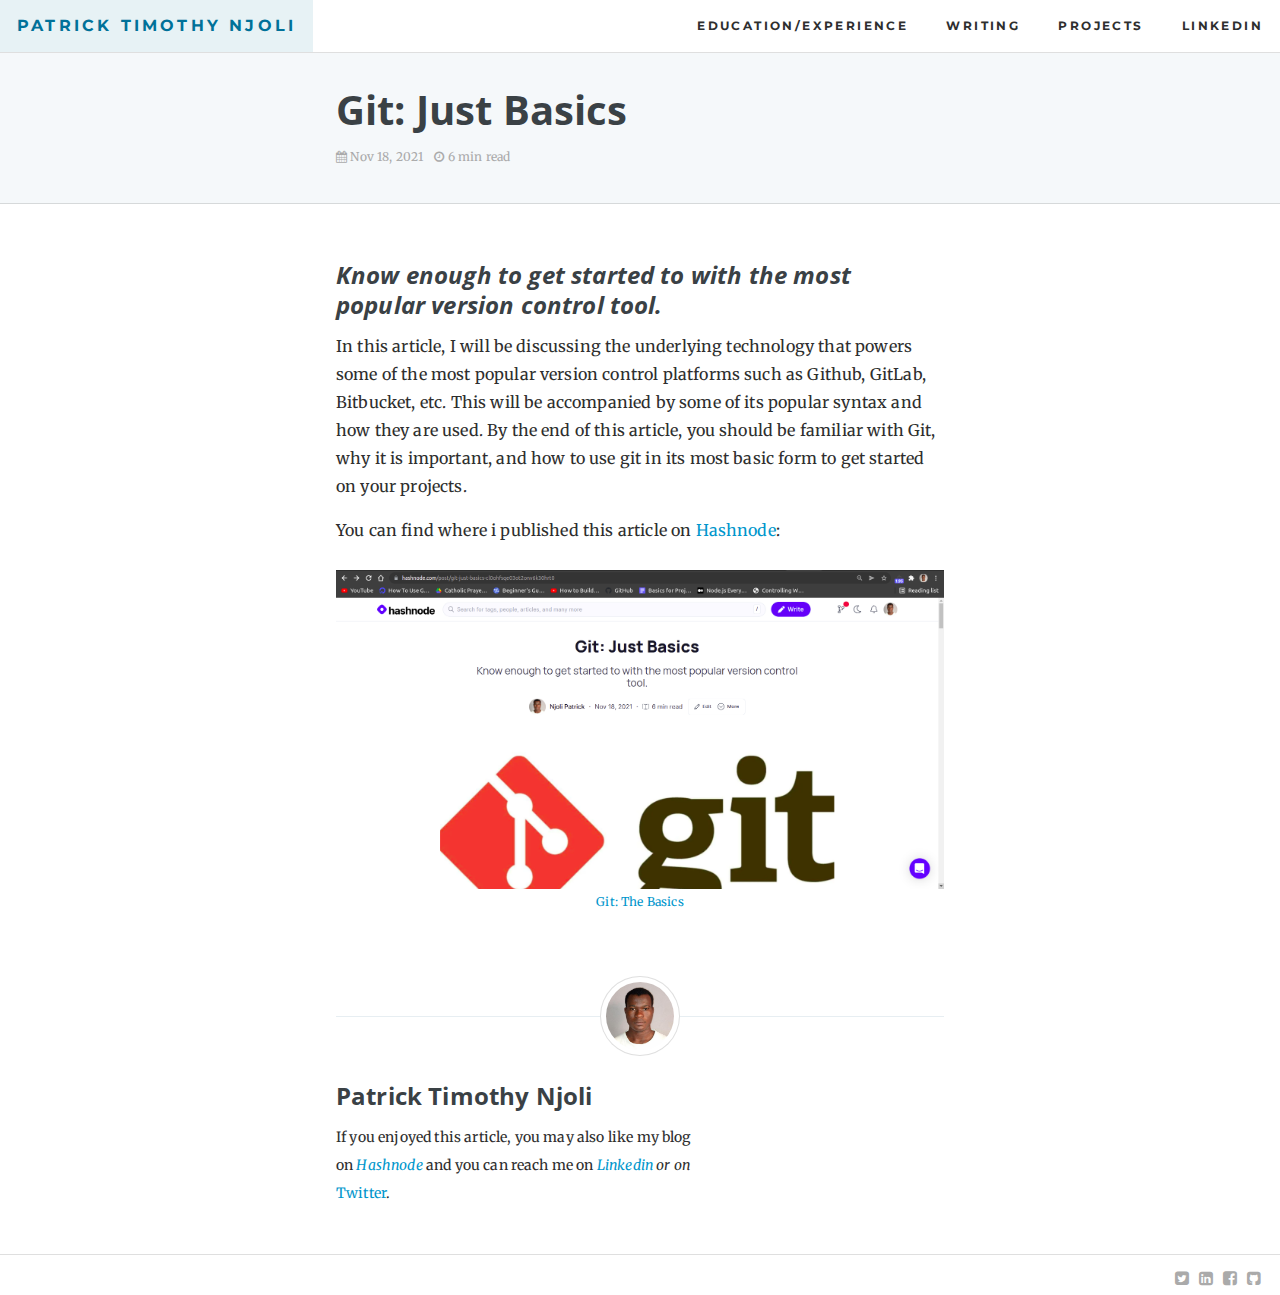
<file: writing/2021/11/18/git:the-basic/index.html>
<!DOCTYPE html>

<html class="no-js" lang="en">
<meta http-equiv="content-type" content="text/html;charset=utf-8" />

<head>
  <meta charset="utf-8" />
  <meta http-equiv="X-UA-Compatible" content="IE=edge,chrome=1" />
  <title>Git: Just Basic</title>
  <meta name="description" content="The home page of Patrick Timothy Njoli, passionate about softwares engineering." />
  <meta name="viewport" content="width=device-width, initial-scale=1" />
  <meta name="twitter:card" content="summary" />
  <meta name="twitter:site" content="@_njoli" />
  <meta name="twitter:title" content="Git: Just Basic" />
  <meta name="twitter:url" content="index.html" />

  <meta property="og:url" content="index.html" />
  <meta property="og:site_name" content="Patrick Timothy Njoli" />

  <link rel="canonical" href="index.html" />
  <link rel="alternate" type="application/rss+xml" title="Patrick Timothy Njoli" href="../../../../../feed.xml" />
  <link rel="apple-touch-icon" sizes="57x57" href="../../../../../assets/img/icons/favicon/apple-icon-57x57.png" />
  <link rel="apple-touch-icon" sizes="60x60" href="../../../../../assets/img/icons/favicon/apple-icon-60x60.png" />
  <link rel="apple-touch-icon" sizes="72x72" href="../../../../../assets/img/icons/favicon/apple-icon-72x72.png" />
  <link rel="apple-touch-icon" sizes="76x76" href="../../../../../assets/img/icons/favicon/apple-icon-76x76.png" />
  <link rel="apple-touch-icon" sizes="114x114" href="../../../../../assets/img/icons/favicon/apple-icon-114x114.png" />
  <link rel="apple-touch-icon" sizes="120x120" href="../../../../../assets/img/icons/favicon/apple-icon-120x120.png" />
  <link rel="apple-touch-icon" sizes="144x144" href="../../../../../assets/img/icons/favicon/apple-icon-144x144.png" />
  <link rel="apple-touch-icon" sizes="152x152" href="../../../../../assets/img/icons/favicon/apple-icon-152x152.png" />
  <link rel="apple-touch-icon" sizes="180x180" href="../../../../../assets/img/icons/favicon/apple-icon-180x180.png" />
  <link rel="icon" type="image/png" sizes="192x192"
    href="../../../../../assets/img/icons/favicon/android-icon-192x192.png" />
  <link rel="icon" type="image/png" sizes="32x32" href="../../../../../assets/img/icons/favicon/favicon-32x32.png" />
  <link rel="icon" type="image/png" sizes="96x96" href="../../../../../assets/img/icons/favicon/favicon-96x96.png" />
  <link rel="icon" type="image/png" sizes="16x16" href="../../../../../assets/img/icons/favicon/favicon-16x16.png" />
  <link rel="manifest" href="../../../../../assets/img/icons/favicon/manifest.json" />
  <meta name="msapplication-TileColor" content="#ffffff" />
  <meta name="msapplication-TileImage" content="../../../../../assets/img/icons/favicon/ms-icon-144x144.png" />
  <meta name="theme-color" content="#ffffff" />
  <link rel="stylesheet" type="text/css"
    href="http://fonts.googleapis.com/css?family=Merriweather:300,700,700italic,300italic|Open+Sans:700,400|Montserrat:400,700" />
  <link rel="stylesheet" type="text/css" href="../../../../../assets/css/main.css" />
</head>

<body>
  <nav class="clearfix border-bottom border-light-gray">
    <div class="left">
      <a href="../../../../../index.html" class="button py2 button-transparent nav-button caps">Patrick Timothy
        Njoli</a>
    </div>
    <ul class="right list-reset m0 nav-collapse">
      <li class="inline-block m0">
        <a href="../../../../../background/index.html"
          class="button button-transparent py2 h6 nav-button caps">Education/Experience</a>
      </li>
      <li class="inline-block m0">
        <a href="../../../../index.html" class="button button-transparent py2 h6 nav-button caps">Writing</a>
      </li>
      <li class="inline-block m0">
        <a href="../../../../../projects/index.html"
          class="button button-transparent py2 h6 nav-button caps">projects</a>
      </li>
      <li class="inline-block m0">
        <a href="https://www.linkedin.com/in/ogmaro/"
          class="button button-transparent py2 h6 nav-button caps">Linkedin</a>
      </li>
    </ul>
  </nav>
  <header class="bg-splash-gray px3 py3 border-bottom border-light-gray">
    <div class="container">
      <div class="clearfix">
        <a href="index.html">
          <h1 class="mt0 mb1">Git: Just Basics</h1>
        </a>
      </div>
      <div>
        <div class="gray h6">
          <span class="mr1 nowrap">
            <i class="fa fa-calendar"></i>
            <time datetime="2021-11-18">Nov 18, 2021</time>
          </span>

          <span class="nowrap">
            <i class="fa fa-clock-o"></i>
            <span>6 min read</span>
          </span>
        </div>
      </div>
    </div>
  </header>
  <main class="container block p3">
    <article class="post">
      <div class="post-content">
        <h3>
          <em>Know enough to get started to with the most popular version
            control tool.</em>
        </h3>
        <p>
          In this article, I will be discussing the underlying technology that
          powers some of the most popular version control platforms such as
          Github, GitLab, Bitbucket, etc. This will be accompanied by some of
          its popular syntax and how they are used. By the end of this
          article, you should be familiar with Git, why it is important, and
          how to use git in its most basic form to get started on your
          projects.
        </p>
        <p>
          You can find where i published this article on
          <a href="https://hashnode.com/post/git-just-basics-cl0ohfsqe03ot2onv6k30hrt0">Hashnode</a>:
        </p>
        <figure>
          <a href="https://hashnode.com/post/git-just-basics-cl0ohfsqe03ot2onv6k30hrt0" target="_blank"><img
              data-src="/assets/img/blog/thumbs/git-img.png" alt="Git: The Basics" class="lazyload" />
          </a>
          <figcaption>
            <a href="https://hashnode.com/post/git-just-basics-cl0ohfsqe03ot2onv6k30hrt0" target="_blank">Git: The
              Basics</a>
          </figcaption>
        </figure>
      </div>

      <div class="mt4">
        <div class="circle-line-image center mt1">
          <a href="../../../../../index.html">
            <img data-src="/assets/img/profile-photos/njoli-patrick.jpeg" alt="Patrick Timothy Njoli"
              class="lazyload border bg-white border-light-gray circle square-100" />
          </a>
        </div>
        <div class="clearfix">
          <div class="sm-col sm-col-7">
            <a href="../../../../../index.html">
              <h3>Patrick Timothy Njoli</h3>
            </a>
            <p class="h5">
              If you enjoyed this article, you may also like my blog on
              <em><a href="https://hashnode.com/@ogmaro" target="_blank">Hashnode</a></em>
              and you can reach me on
              <em><a href="https://www.linkedin.com/in/ogmaro/" target="_blank">Linkedin</a>
                or on
              </em>
              <a href="https://twitter.com/_njoli" target="_blank">Twitter</a>.
            </p>
          </div>
        </div>
      </div>
    </article>
  </main>
  <footer class="sticky-footer border-top border-light-gray gray h6">
    <div class="sm-col-right px2">
      <a href="https://twitter.com/_njoli" target="_blank" class="gray hint--top" data-hint="Twitter">
        <i class="fa fa-fw fa-lg fa-twitter-square"></i>
      </a>
      <a href="https://www.linkedin.com/in/ogmaro" target="_blank" class="gray hint--top" data-hint="LinkedIn">
        <i class="fa fa-fw fa-lg fa-linkedin-square"></i>
      </a>
      <a href="https://www.facebook.com/maronation" target="_blank" class="gray hint--top" data-hint="Facebook">
        <i class="fa fa-fw fa-lg fa-facebook-square"></i>
      </a>
      <a href="https://github.com/ogmaro/" target="_blank" class="gray hint--top" data-hint="GitHub">
        <i class="fa fa-fw fa-lg fa-github-square"></i>
      </a>
    </div>
  </footer>

  <script type="text/javascript" src="../../../../../assets/js/main.js"></script>
  <script type="text/javascript">
    (function (i, s, o, g, r, a, m) {
      i["GoogleAnalyticsObject"] = r;
      (i[r] =
        i[r] ||
        function () {
          (i[r].q = i[r].q || []).push(arguments);
        }),
        (i[r].l = 1 * new Date());
      (a = s.createElement(o)), (m = s.getElementsByTagName(o)[0]);
      a.async = 1;
      a.src = g;
      m.parentNode.insertBefore(a, m);
    })(
      window,
      document,
      "script",
      "http://www.google-analytics.com/analytics.js",
      "ga"
    );

    ga("create", "UA-3107613-2", "auto");
    ga("send", "pageview");
  </script>
</body>

</html>
</file>
